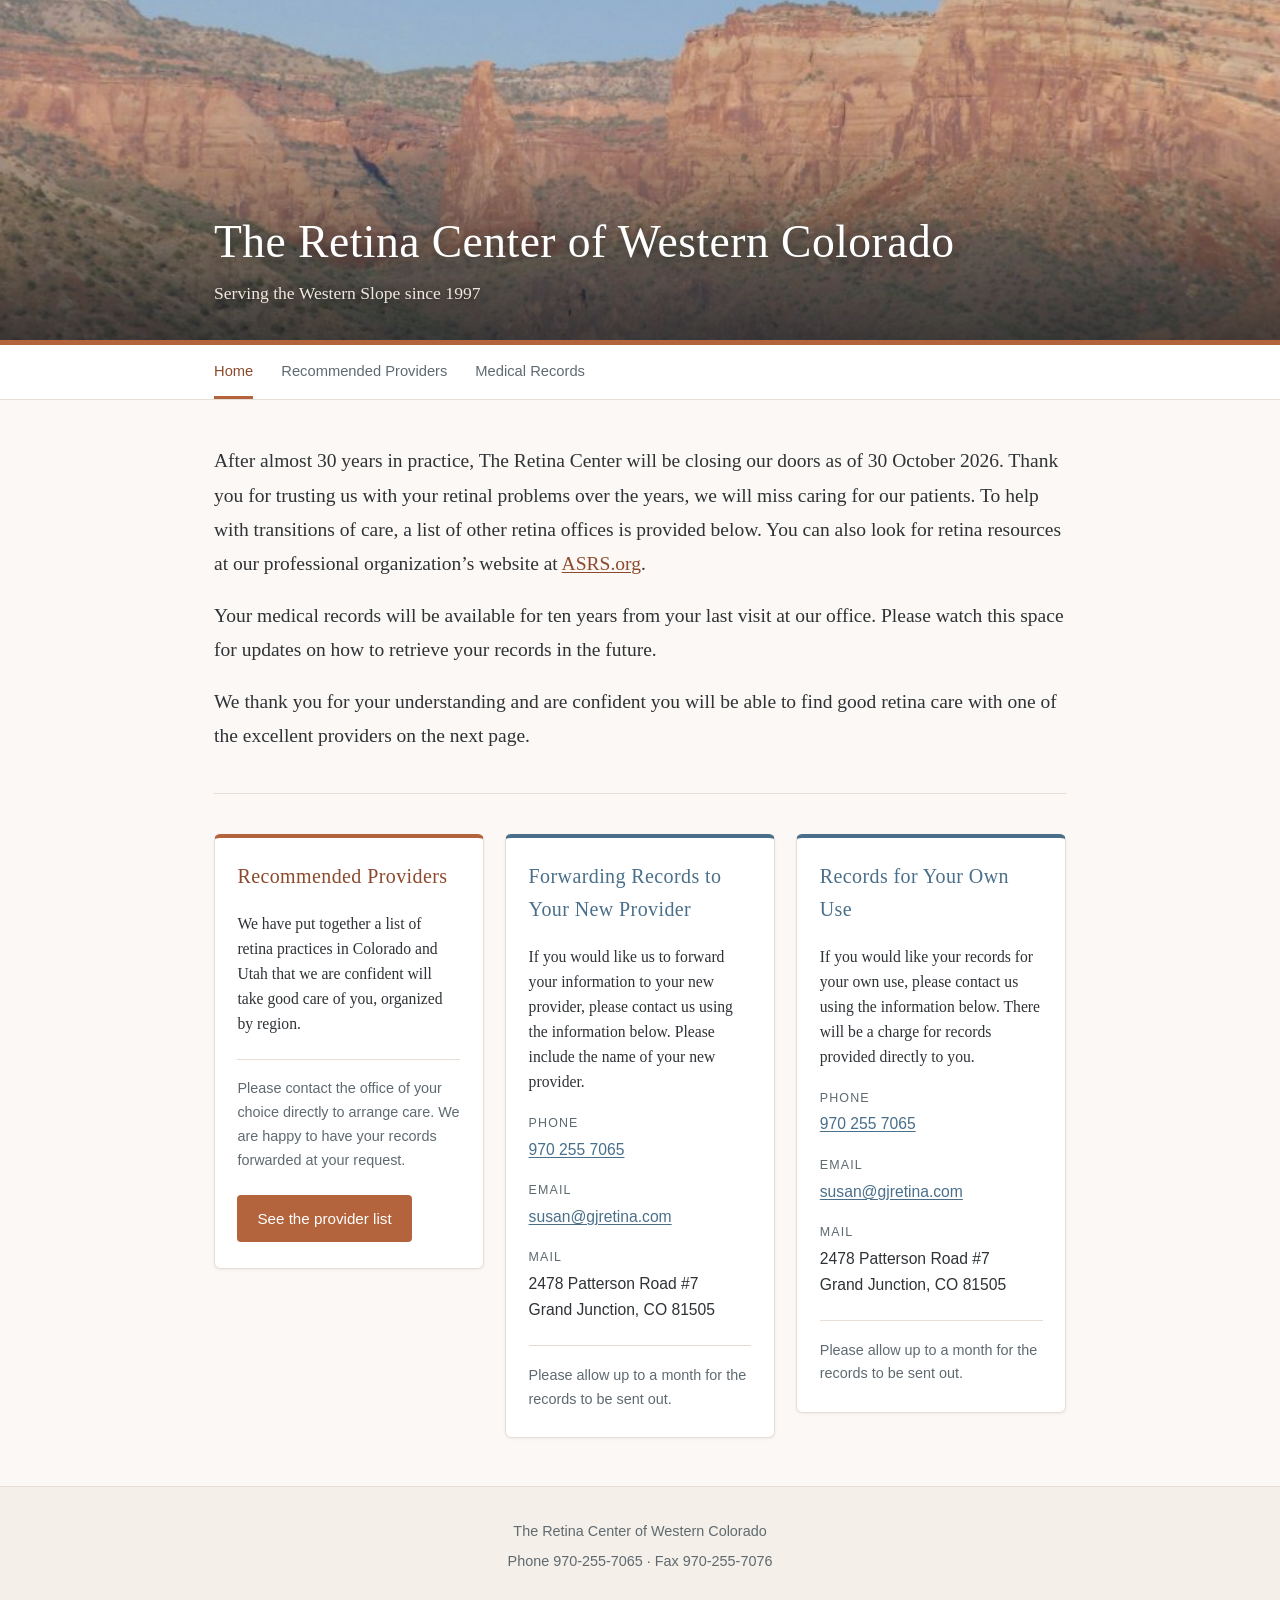
<file: index.html>
<!DOCTYPE html>
<html lang="en">
<head>
<meta charset="utf-8">
<meta name="viewport" content="width=device-width, initial-scale=1">
<title>The Retina Center of Western Colorado</title>
<meta name="description" content="The Retina Center of Western Colorado is closing. Information on recommended providers and obtaining your medical records.">
<link rel="icon" href="assets/favicon.png" sizes="192x192">
<link rel="stylesheet" href="assets/site.css">
</head>
<body>

<header class="banner" role="banner">
  <div class="banner-inner">
    <h1>The Retina Center of Western Colorado</h1>
    <p>Serving the Western Slope since 1997</p>
  </div>
</header>

<nav class="site-nav" aria-label="Main">
  <ul>
    <li><a href="index.html" aria-current="page">Home</a></li>
    <li><a href="providers.html">Recommended Providers</a></li>
    <li><a href="#records">Medical Records</a></li>
  </ul>
</nav>

<main>

  <div class="message">
    <p>After almost 30 years in practice, The Retina Center will be closing our doors as of 30 October 2026.  Thank you for trusting us with your retinal problems over the years, we will miss caring for our patients.  
To help with transitions of care, a list of other retina offices is provided below.  You can also look for retina resources at our professional organization&rsquo;s website at <a href="https://www.asrs.org">ASRS.org</a>.</p>
    <p>Your medical records will be available for ten years from your last visit at our office.  Please watch this space for updates on how to retrieve your records in the future.</p>
    <p>We thank you for your understanding and are confident you will be able to find good retina care with one of the excellent providers on the next page.</p>
  </div>

  <hr class="rule">

  <div class="cards">

    <section class="card" aria-labelledby="providers-heading">
      <h2 id="providers-heading">Recommended Providers</h2>
      <p>We have put together a list of retina practices in Colorado and Utah that we are confident will take good care of you, organized by region.</p>
      <p class="note">Please contact the office of your choice directly to arrange care. We are happy to have your records forwarded at your request.</p>
      <a class="button" href="providers.html">See the provider list</a>
    </section>

    <section class="card records" id="records" aria-labelledby="forward-heading">
      <h2 id="forward-heading">Forwarding Records to Your New Provider</h2>
      <p>If you would like us to forward your information to your new provider, please contact us using the information below. Please include the name of your new provider.</p>
      <dl class="contact">
        <dt>Phone</dt>
        <dd><a href="tel:+19702557065">970 255 7065</a></dd>

        <dt>Email</dt>
        <dd><a href="mailto:susan@gjretina.com">susan@gjretina.com</a></dd>

        <dt>Mail</dt>
        <dd>
          2478 Patterson Road #7<br>
          Grand Junction, CO 81505
        </dd>
      </dl>
      <p class="note">Please allow up to a month for the records to be sent out.</p>
    </section>

    <section class="card records" aria-labelledby="own-records-heading">
      <h2 id="own-records-heading">Records for Your Own Use</h2>
      <p>If you would like your records for your own use, please contact us using the information below. There will be a charge for records provided directly to you.</p>
      <dl class="contact">
        <dt>Phone</dt>
        <dd><a href="tel:+19702557065">970 255 7065</a></dd>

        <dt>Email</dt>
        <dd><a href="mailto:susan@gjretina.com">susan@gjretina.com</a></dd>

        <dt>Mail</dt>
        <dd>
          2478 Patterson Road #7<br>
          Grand Junction, CO 81505
        </dd>
      </dl>
      <p class="note">Please allow up to a month for the records to be sent out.</p>
    </section>

  </div>

</main>

<footer>
  <div class="footer-inner">
    <p>The Retina Center of Western Colorado</p>
    <p>Phone 970-255-7065 &middot; Fax 970-255-7076</p>
  </div>
</footer>

</body>
</html>
</file>
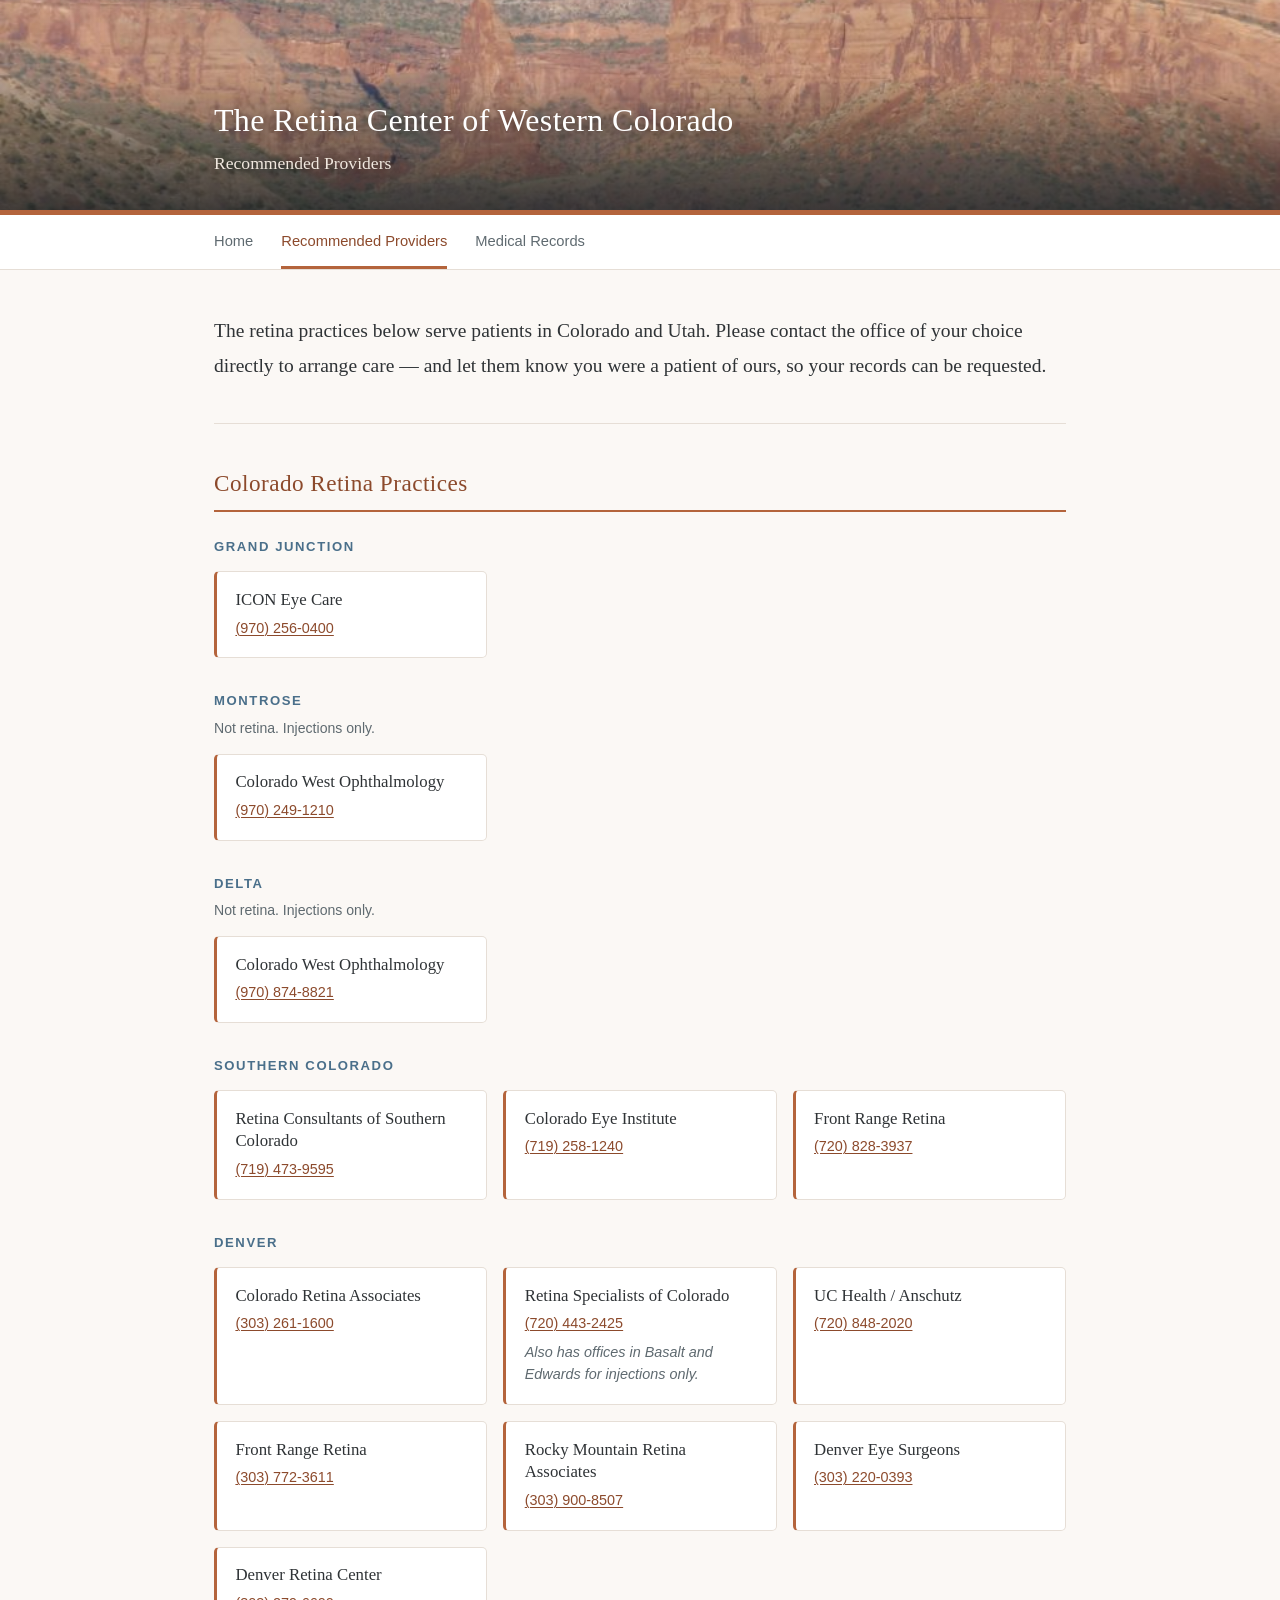
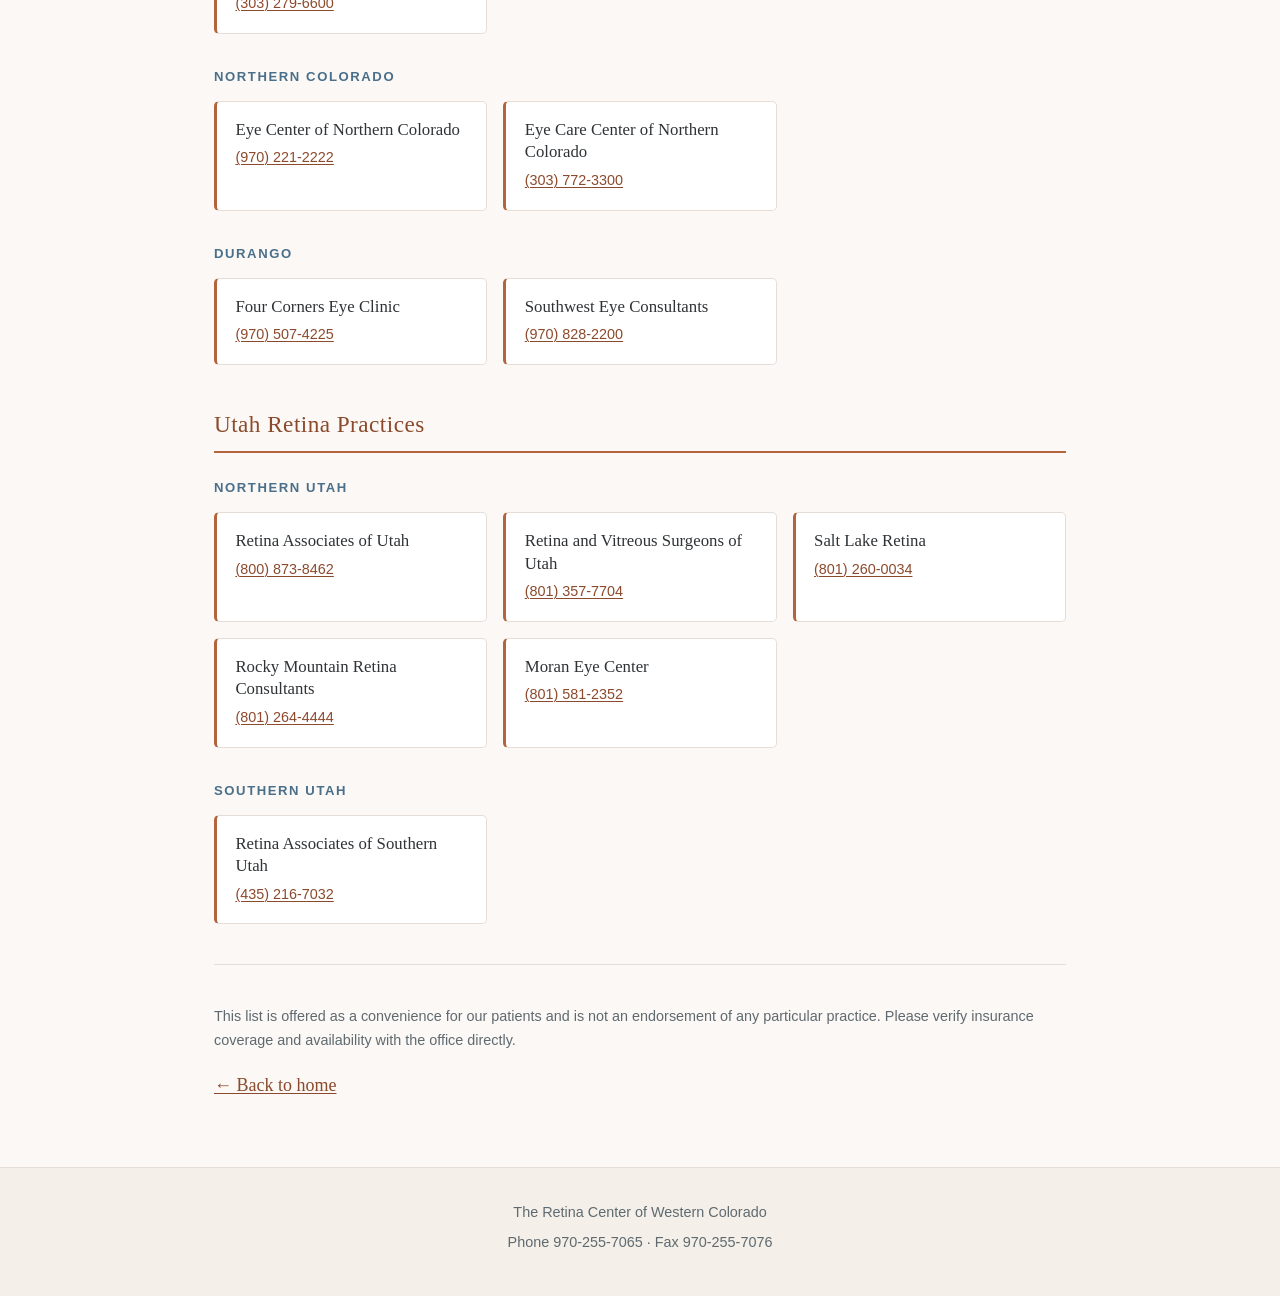
<file: providers.html>
<!DOCTYPE html>
<html lang="en">
<head>
<meta charset="utf-8">
<meta name="viewport" content="width=device-width, initial-scale=1">
<title>Recommended Providers &middot; The Retina Center of Western Colorado</title>
<meta name="description" content="Retina practices in Colorado and Utah recommended by The Retina Center of Western Colorado.">
<link rel="icon" href="assets/favicon.png" sizes="192x192">
<link rel="stylesheet" href="assets/site.css">
</head>
<body>

<header class="banner compact" role="banner">
  <div class="banner-inner">
    <h1><a href="index.html">The Retina Center of Western Colorado</a></h1>
    <p>Recommended Providers</p>
  </div>
</header>

<nav class="site-nav" aria-label="Main">
  <ul>
    <li><a href="index.html">Home</a></li>
    <li><a href="providers.html" aria-current="page">Recommended Providers</a></li>
    <li><a href="index.html#records">Medical Records</a></li>
  </ul>
</nav>

<main>

  <div class="message">
    <p>The retina practices below serve patients in Colorado and Utah. Please contact the office of your choice directly to arrange care &mdash; and let them know you were a patient of ours, so your records can be requested.</p>
  </div>

  <hr class="rule">

  <section class="provider-region" id="colorado" aria-labelledby="colorado-heading">
    <h2 id="colorado-heading">Colorado Retina Practices</h2>

    <div class="city-group">
      <h3 id="grand-junction">Grand Junction</h3>
      <ul class="provider-grid">
        <li>
          <span class="name">ICON Eye Care</span>
          <span class="detail"><a href="tel:+19702560400">(970) 256-0400</a></span>
        </li>
      </ul>
    </div>
    <div class="city-group">
      <h3 id="montrose">Montrose</h3>
      <p class="group-note">Not retina. Injections only.</p>
      <ul class="provider-grid">
        <li>
          <span class="name">Colorado West Ophthalmology</span>
          <span class="detail"><a href="tel:+19702491210">(970) 249-1210</a></span>
        </li>
      </ul>
    </div>
    <div class="city-group">
      <h3 id="delta">Delta</h3>
      <p class="group-note">Not retina. Injections only.</p>
      <ul class="provider-grid">
        <li>
          <span class="name">Colorado West Ophthalmology</span>
          <span class="detail"><a href="tel:+19708748821">(970) 874-8821</a></span>
        </li>
      </ul>
    </div>
    <div class="city-group">
      <h3 id="southern-colorado">Southern Colorado</h3>
      <ul class="provider-grid">
        <li>
          <span class="name">Retina Consultants of Southern Colorado</span>
          <span class="detail"><a href="tel:+17194739595">(719) 473-9595</a></span>
        </li>
        <li>
          <span class="name">Colorado Eye Institute</span>
          <span class="detail"><a href="tel:+17192581240">(719) 258-1240</a></span>
        </li>
        <li>
          <span class="name">Front Range Retina</span>
          <span class="detail"><a href="tel:+17208283937">(720) 828-3937</a></span>
        </li>
      </ul>
    </div>
    <div class="city-group">
      <h3 id="denver">Denver</h3>
      <ul class="provider-grid">
        <li>
          <span class="name">Colorado Retina Associates</span>
          <span class="detail"><a href="tel:+13032611600">(303) 261-1600</a></span>
        </li>
        <li>
          <span class="name">Retina Specialists of Colorado</span>
          <span class="detail"><a href="tel:+17204432425">(720) 443-2425</a></span>
          <span class="detail entry-note">Also has offices in Basalt and Edwards for injections only.</span>
        </li>
        <li>
          <span class="name">UC Health / Anschutz</span>
          <span class="detail"><a href="tel:+17208482020">(720) 848-2020</a></span>
        </li>
        <li>
          <span class="name">Front Range Retina</span>
          <span class="detail"><a href="tel:+13037723611">(303) 772-3611</a></span>
        </li>
        <li>
          <span class="name">Rocky Mountain Retina Associates</span>
          <span class="detail"><a href="tel:+13039008507">(303) 900-8507</a></span>
        </li>
        <li>
          <span class="name">Denver Eye Surgeons</span>
          <span class="detail"><a href="tel:+13032200393">(303) 220-0393</a></span>
        </li>
        <li>
          <span class="name">Denver Retina Center</span>
          <span class="detail"><a href="tel:+13032796600">(303) 279-6600</a></span>
        </li>
      </ul>
    </div>
    <div class="city-group">
      <h3 id="northern-colorado">Northern Colorado</h3>
      <ul class="provider-grid">
        <li>
          <span class="name">Eye Center of Northern Colorado</span>
          <span class="detail"><a href="tel:+19702212222">(970) 221-2222</a></span>
        </li>
        <li>
          <span class="name">Eye Care Center of Northern Colorado</span>
          <span class="detail"><a href="tel:+13037723300">(303) 772-3300</a></span>
        </li>
      </ul>
    </div>
    <div class="city-group">
      <h3 id="durango">Durango</h3>
      <ul class="provider-grid">
        <li>
          <span class="name">Four Corners Eye Clinic</span>
          <span class="detail"><a href="tel:+19705074225">(970) 507-4225</a></span>
        </li>
        <li>
          <span class="name">Southwest Eye Consultants</span>
          <span class="detail"><a href="tel:+19708282200">(970) 828-2200</a></span>
        </li>
      </ul>
    </div>
  </section>

  <section class="provider-region" id="utah" aria-labelledby="utah-heading">
    <h2 id="utah-heading">Utah Retina Practices</h2>

    <div class="city-group">
      <h3 id="northern-utah">Northern Utah</h3>
      <ul class="provider-grid">
        <li>
          <span class="name">Retina Associates of Utah</span>
          <span class="detail"><a href="tel:+18008738462">(800) 873-8462</a></span>
        </li>
        <li>
          <span class="name">Retina and Vitreous Surgeons of Utah</span>
          <span class="detail"><a href="tel:+18013577704">(801) 357-7704</a></span>
        </li>
        <li>
          <span class="name">Salt Lake Retina</span>
          <span class="detail"><a href="tel:+18012600034">(801) 260-0034</a></span>
        </li>
        <li>
          <span class="name">Rocky Mountain Retina Consultants</span>
          <span class="detail"><a href="tel:+18012644444">(801) 264-4444</a></span>
        </li>
        <li>
          <span class="name">Moran Eye Center</span>
          <span class="detail"><a href="tel:+18015812352">(801) 581-2352</a></span>
        </li>
      </ul>
    </div>
    <div class="city-group">
      <h3 id="southern-utah">Southern Utah</h3>
      <ul class="provider-grid">
        <li>
          <span class="name">Retina Associates of Southern Utah</span>
          <span class="detail"><a href="tel:+14352167032">(435) 216-7032</a></span>
        </li>
      </ul>
    </div>
  </section>

  <hr class="rule">

  <p class="note" style="border: 0; padding-top: 0;">This list is offered as a convenience for our patients and is not an endorsement of any particular practice. Please verify insurance coverage and availability with the office directly.</p>

  <p><a href="index.html">&larr; Back to home</a></p>

</main>

<footer>
  <div class="footer-inner">
    <p>The Retina Center of Western Colorado</p>
    <p>Phone 970-255-7065 &middot; Fax 970-255-7076</p>
  </div>
</footer>

</body>
</html>
</file>
<file: assets/site.css>
:root {
  --sandstone: #b4643c;
  --sandstone-dark: #8c4a2c;
  --sky: #4a6f8a;
  --ink: #2f3336;
  --muted: #5f6a70;
  --paper: #fbf8f5;
  --card: #ffffff;
  --line: #e6ded6;
  --sans: -apple-system, BlinkMacSystemFont, "Segoe UI", Helvetica, Arial, sans-serif;
}

* { box-sizing: border-box; }

html { -webkit-text-size-adjust: 100%; scroll-behavior: smooth; }

body {
  margin: 0;
  background: var(--paper);
  color: var(--ink);
  font-family: Georgia, "Iowan Old Style", "Times New Roman", serif;
  font-size: 18px;
  line-height: 1.65;
}

/* ---------- Banner ---------- */

.banner {
  position: relative;
  min-height: 340px;
  display: flex;
  align-items: flex-end;
  background-image: url("banner.jpg");
  background-size: cover;
  background-position: center 60%;
}

.banner.compact { min-height: 210px; }

.banner::after {
  content: "";
  position: absolute;
  inset: 0;
  background: linear-gradient(to bottom, rgba(20, 26, 32, 0.05) 35%, rgba(20, 26, 32, 0.72) 100%);
}

.banner-inner {
  position: relative;
  z-index: 1;
  width: 100%;
  max-width: 900px;
  margin: 0 auto;
  padding: 2.75rem 1.5rem 2rem;
  color: #fff;
}

.banner h1 {
  margin: 0;
  font-size: clamp(1.7rem, 4.6vw, 2.85rem);
  font-weight: normal;
  letter-spacing: 0.01em;
  line-height: 1.2;
  text-shadow: 0 2px 14px rgba(0, 0, 0, 0.55);
}

.banner.compact h1 { font-size: clamp(1.4rem, 3.6vw, 2rem); }

.banner h1 a {
  color: inherit;
  text-decoration: none;
}

.banner p {
  margin: 0.6rem 0 0;
  font-size: clamp(0.95rem, 2.2vw, 1.1rem);
  color: #f0e7de;
  text-shadow: 0 1px 10px rgba(0, 0, 0, 0.6);
}

/* ---------- Nav ---------- */

.site-nav {
  background: #fff;
  border-top: 5px solid var(--sandstone);
  border-bottom: 1px solid var(--line);
}

.site-nav ul {
  max-width: 900px;
  margin: 0 auto;
  padding: 0 1.5rem;
  list-style: none;
  display: flex;
  flex-wrap: wrap;
  gap: 0.25rem 1.75rem;
  font-family: var(--sans);
  font-size: 0.92rem;
}

.site-nav a {
  display: inline-block;
  padding: 0.85rem 0;
  color: var(--muted);
  text-decoration: none;
  border-bottom: 3px solid transparent;
}

.site-nav a:hover { color: var(--sandstone-dark); }

.site-nav a[aria-current="page"] {
  color: var(--sandstone-dark);
  border-bottom-color: var(--sandstone);
}

/* ---------- Layout ---------- */

main {
  max-width: 900px;
  margin: 0 auto;
  padding: 0 1.5rem 3rem;
}

.message {
  margin: 2.75rem 0 2.5rem;
  font-size: clamp(1.05rem, 2.4vw, 1.22rem);
  line-height: 1.75;
}

.message p { margin: 0 0 1.1rem; }

.message p:last-child { margin-bottom: 0; }

.rule {
  border: 0;
  height: 1px;
  background: var(--line);
  margin: 2.5rem 0;
}

/* ---------- Cards ---------- */

.cards {
  display: grid;
  grid-template-columns: repeat(auto-fit, minmax(240px, 1fr));
  gap: 1.35rem;
  align-items: start;
}

.card {
  background: var(--card);
  border: 1px solid var(--line);
  border-top: 4px solid var(--sandstone);
  border-radius: 6px;
  padding: 1.4rem 1.4rem 1.6rem;
  box-shadow: 0 1px 3px rgba(60, 45, 35, 0.06);
}

.card p:not(.note) {
  margin: 0 0 1.15rem;
  font-size: 0.98rem;
  line-height: 1.6;
}

.card.records { border-top-color: var(--sky); }

.card h2 {
  margin: 0 0 1.1rem;
  font-size: 1.25rem;
  font-weight: normal;
  letter-spacing: 0.02em;
  color: var(--sandstone-dark);
}

.card.records h2 { color: var(--sky); }

/* ---------- Providers ---------- */

.providers {
  list-style: none;
  margin: 0;
  padding: 0;
}

.providers li {
  padding: 0.9rem 0;
  border-top: 1px solid var(--line);
}

.providers li:first-child {
  padding-top: 0;
  border-top: 0;
}

.providers .name {
  display: block;
  font-size: 1.05rem;
}

.providers .detail,
.contact .detail {
  display: block;
  font-family: var(--sans);
  font-size: 0.92rem;
  color: var(--muted);
  line-height: 1.55;
}

/* Directory page: regions, then cities, then a grid of practices */

.provider-region {
  margin: 0 0 2.5rem;
}

.provider-region h2 {
  margin: 0 0 1.5rem;
  padding-bottom: 0.5rem;
  border-bottom: 2px solid var(--sandstone);
  font-size: 1.45rem;
  font-weight: normal;
  letter-spacing: 0.02em;
  color: var(--sandstone-dark);
}

.city-group {
  margin: 0 0 2rem;
}

.city-group h3 {
  margin: 0 0 0.3rem;
  font-family: var(--sans);
  font-size: 0.82rem;
  font-weight: 600;
  letter-spacing: 0.12em;
  text-transform: uppercase;
  color: var(--sky);
}

.group-note {
  margin: 0 0 0.85rem;
  font-family: var(--sans);
  font-size: 0.88rem;
  color: var(--muted);
}

.city-group h3 + .provider-grid { margin-top: 0.85rem; }

.entry-note {
  margin-top: 0.4rem;
  font-style: italic;
}

.provider-grid {
  list-style: none;
  margin: 0;
  padding: 0;
  display: grid;
  grid-template-columns: repeat(auto-fill, minmax(260px, 1fr));
  gap: 1rem;
}

.provider-grid li {
  background: var(--card);
  border: 1px solid var(--line);
  border-left: 3px solid var(--sandstone);
  border-radius: 5px;
  padding: 1.05rem 1.15rem 1.15rem;
}

.provider-grid .name {
  display: block;
  font-size: 1.05rem;
  line-height: 1.35;
  margin-bottom: 0.3rem;
}

.provider-grid .detail {
  display: block;
  font-family: var(--sans);
  font-size: 0.9rem;
  color: var(--muted);
  line-height: 1.55;
}

.provider-grid .detail a { color: var(--sandstone-dark); }

/* ---------- Contact list ---------- */

.contact {
  margin: 0;
  font-family: var(--sans);
  font-size: 0.98rem;
}

.contact dt {
  font-size: 0.78rem;
  letter-spacing: 0.09em;
  text-transform: uppercase;
  color: var(--muted);
  margin-top: 1.1rem;
}

.contact dt:first-child { margin-top: 0; }

.contact dd { margin: 0.2rem 0 0; }

/* ---------- Bits ---------- */

.note {
  margin: 1.4rem 0 0;
  padding-top: 1.1rem;
  border-top: 1px solid var(--line);
  font-family: var(--sans);
  font-size: 0.9rem;
  color: var(--muted);
}

.button {
  display: inline-block;
  margin-top: 1.4rem;
  padding: 0.7rem 1.25rem;
  background: var(--sandstone);
  color: #fff;
  font-family: var(--sans);
  font-size: 0.95rem;
  text-decoration: none;
  border-radius: 4px;
}

.button:hover {
  background: var(--sandstone-dark);
  color: #fff;
}

a {
  color: var(--sandstone-dark);
  text-decoration-thickness: 1px;
  text-underline-offset: 2px;
}

a:hover { color: var(--sandstone); }

.card.records a { color: var(--sky); }

/* ---------- Footer ---------- */

footer {
  border-top: 1px solid var(--line);
  background: #f4efe9;
}

.footer-inner {
  max-width: 900px;
  margin: 0 auto;
  padding: 1.75rem 1.5rem 2.25rem;
  font-family: var(--sans);
  font-size: 0.9rem;
  color: var(--muted);
  text-align: center;
}

.footer-inner p { margin: 0.35rem 0; }

@media (max-width: 600px) {
  body { font-size: 17px; }
  .banner { min-height: 260px; }
  .banner.compact { min-height: 180px; }
}
</file>
